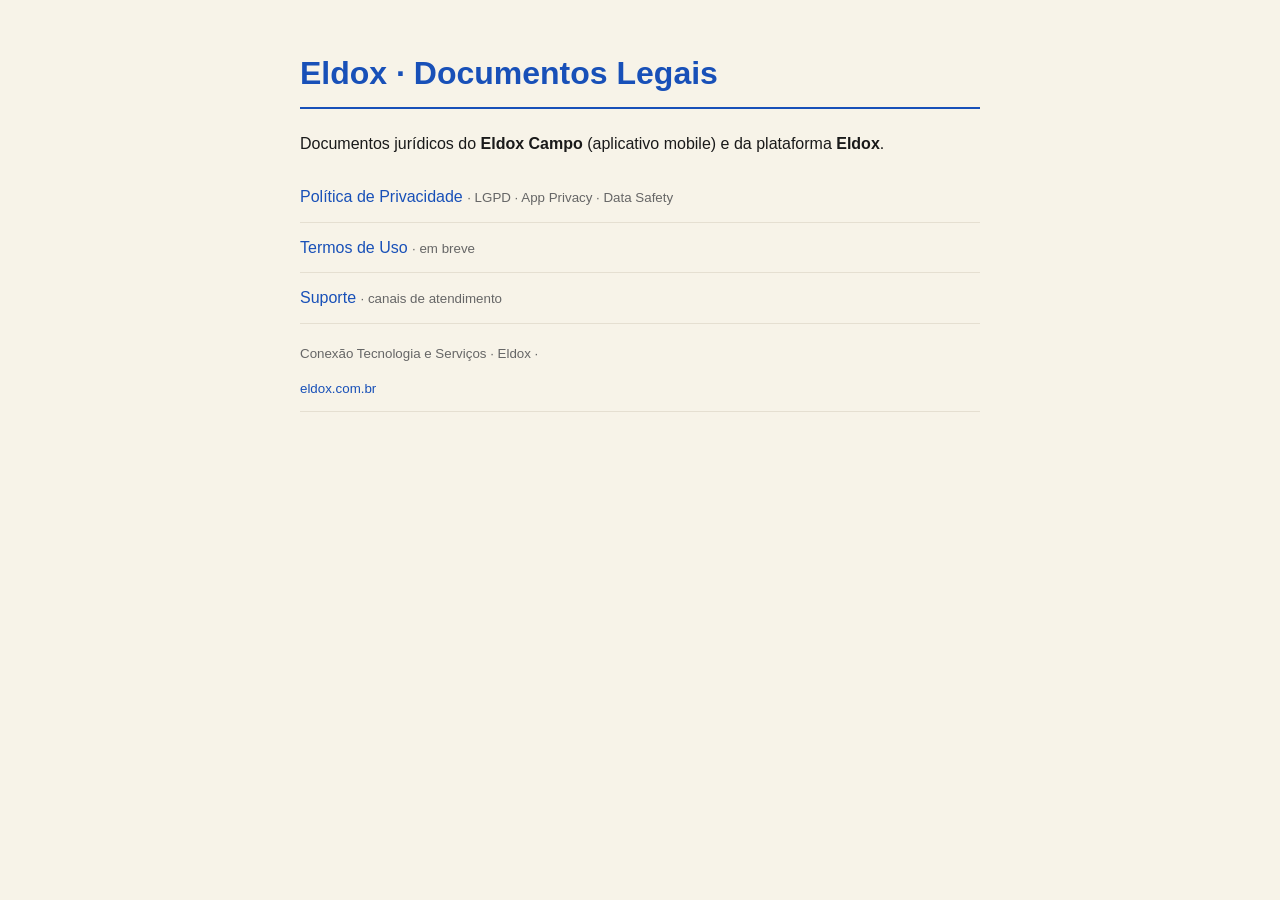
<file: index.html>
<!DOCTYPE html>
<html lang="pt-BR">
<head>
<meta charset="UTF-8">
<title>Eldox · Documentos Legais</title>
<meta name="viewport" content="width=device-width, initial-scale=1.0">
<style>
body{font-family:-apple-system,BlinkMacSystemFont,Segoe UI,sans-serif;max-width:680px;margin:48px auto;padding:0 24px;color:#1a1a1a;background:#F7F3E8;line-height:1.6}
h1{color:#1850B8;border-bottom:2px solid #1850B8;padding-bottom:8px}
a{color:#1850B8;text-decoration:none;display:block;padding:12px 0;border-bottom:1px solid #e5dfd1}
a:hover{background:#fff;padding-left:8px}
small{color:#666}
</style>
</head>
<body>
<h1>Eldox · Documentos Legais</h1>
<p>Documentos jurídicos do <strong>Eldox Campo</strong> (aplicativo mobile) e da plataforma <strong>Eldox</strong>.</p>
<a href="./privacidade.html">Política de Privacidade <small>· LGPD · App Privacy · Data Safety</small></a>
<a href="./termos.html">Termos de Uso <small>· em breve</small></a>
<a href="./suporte.html">Suporte <small>· canais de atendimento</small></a>
<p><small>Conexão Tecnologia e Serviços · Eldox · <a href="https://eldox.com.br">eldox.com.br</a></small></p>
</body>
</html>
</file>
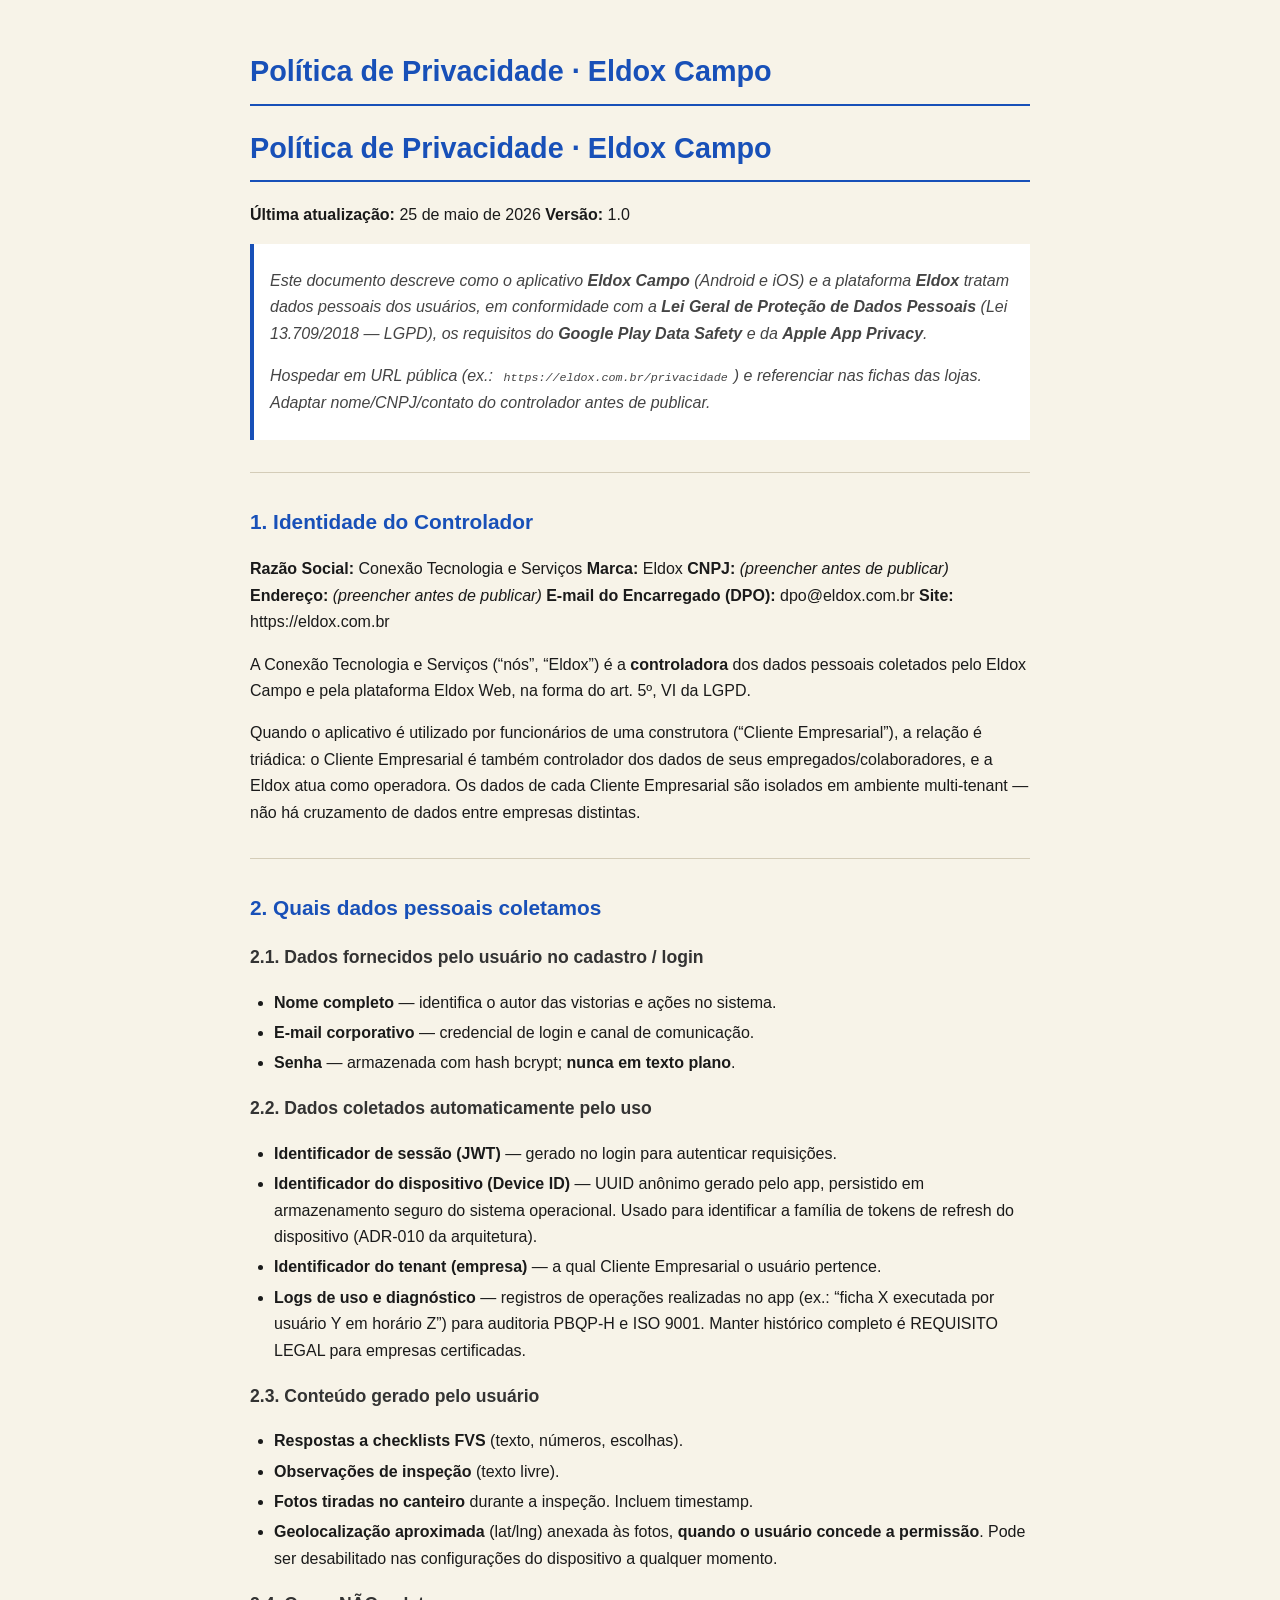
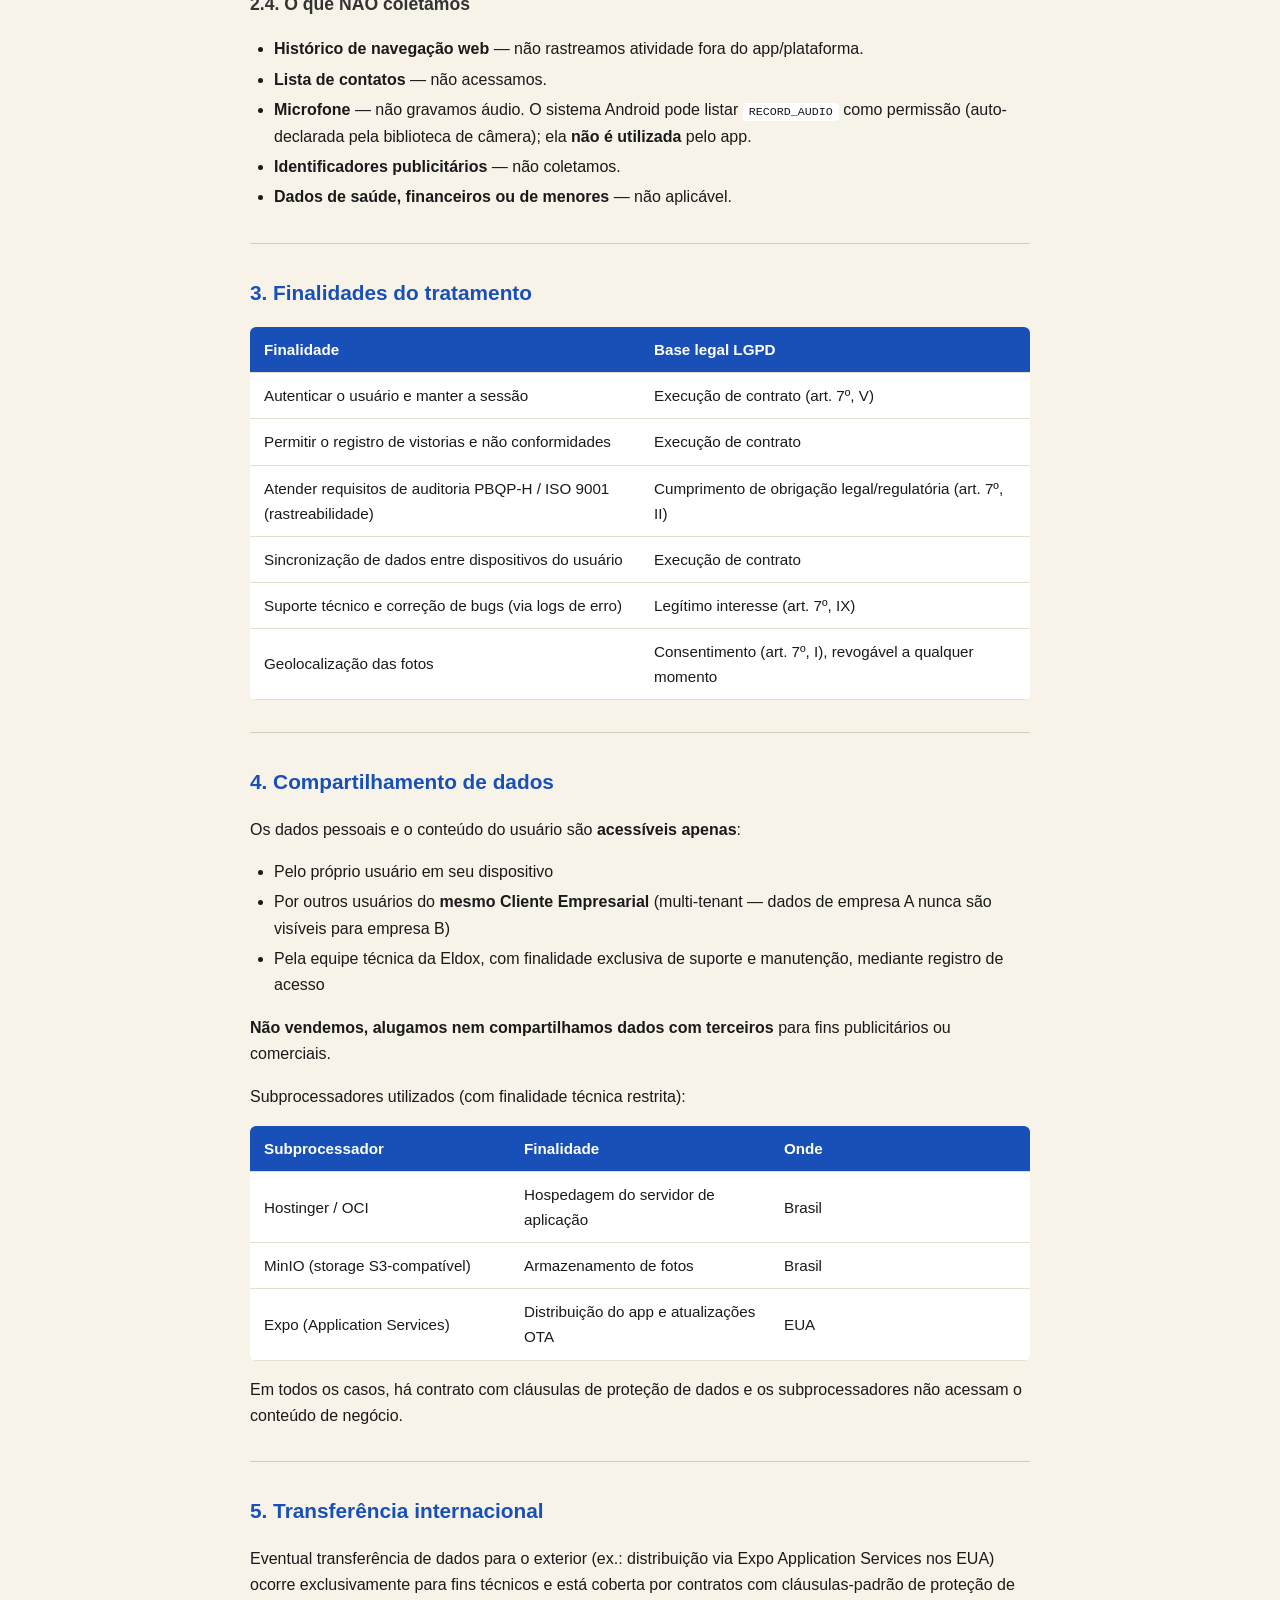
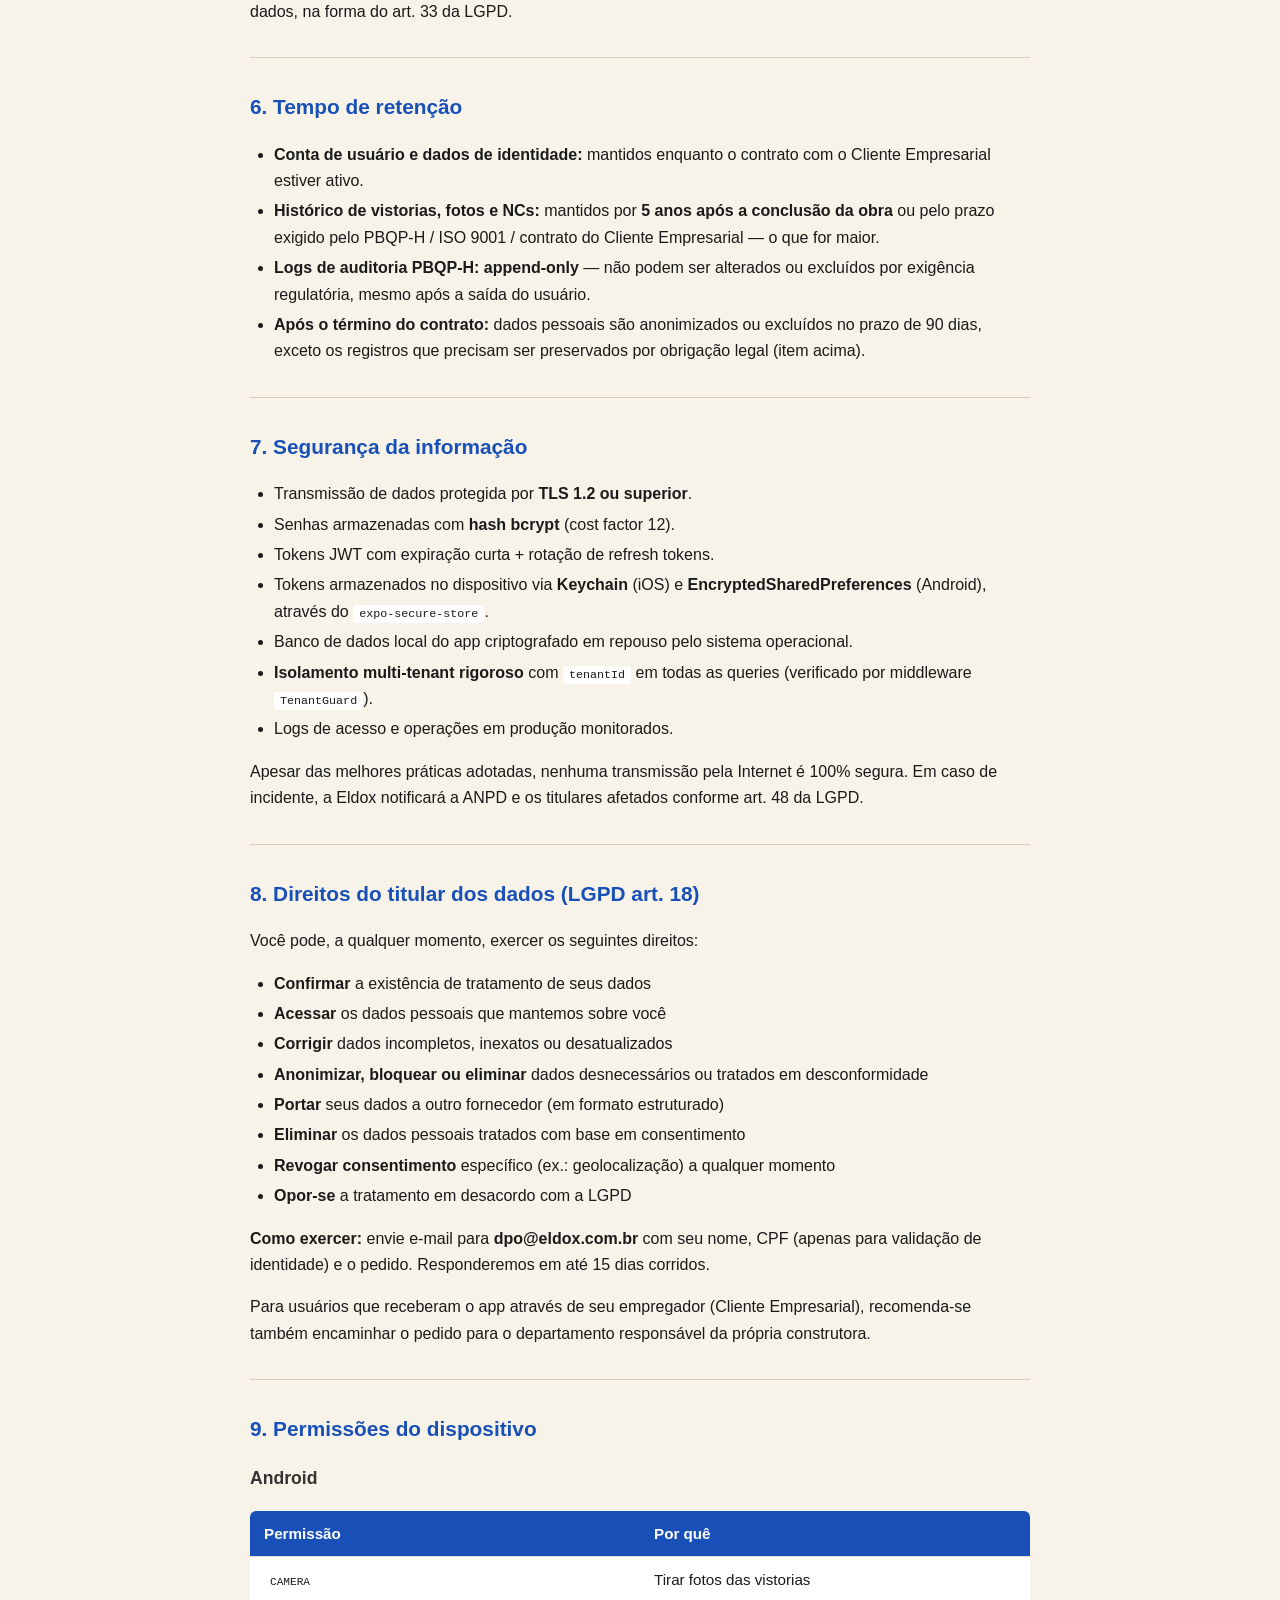
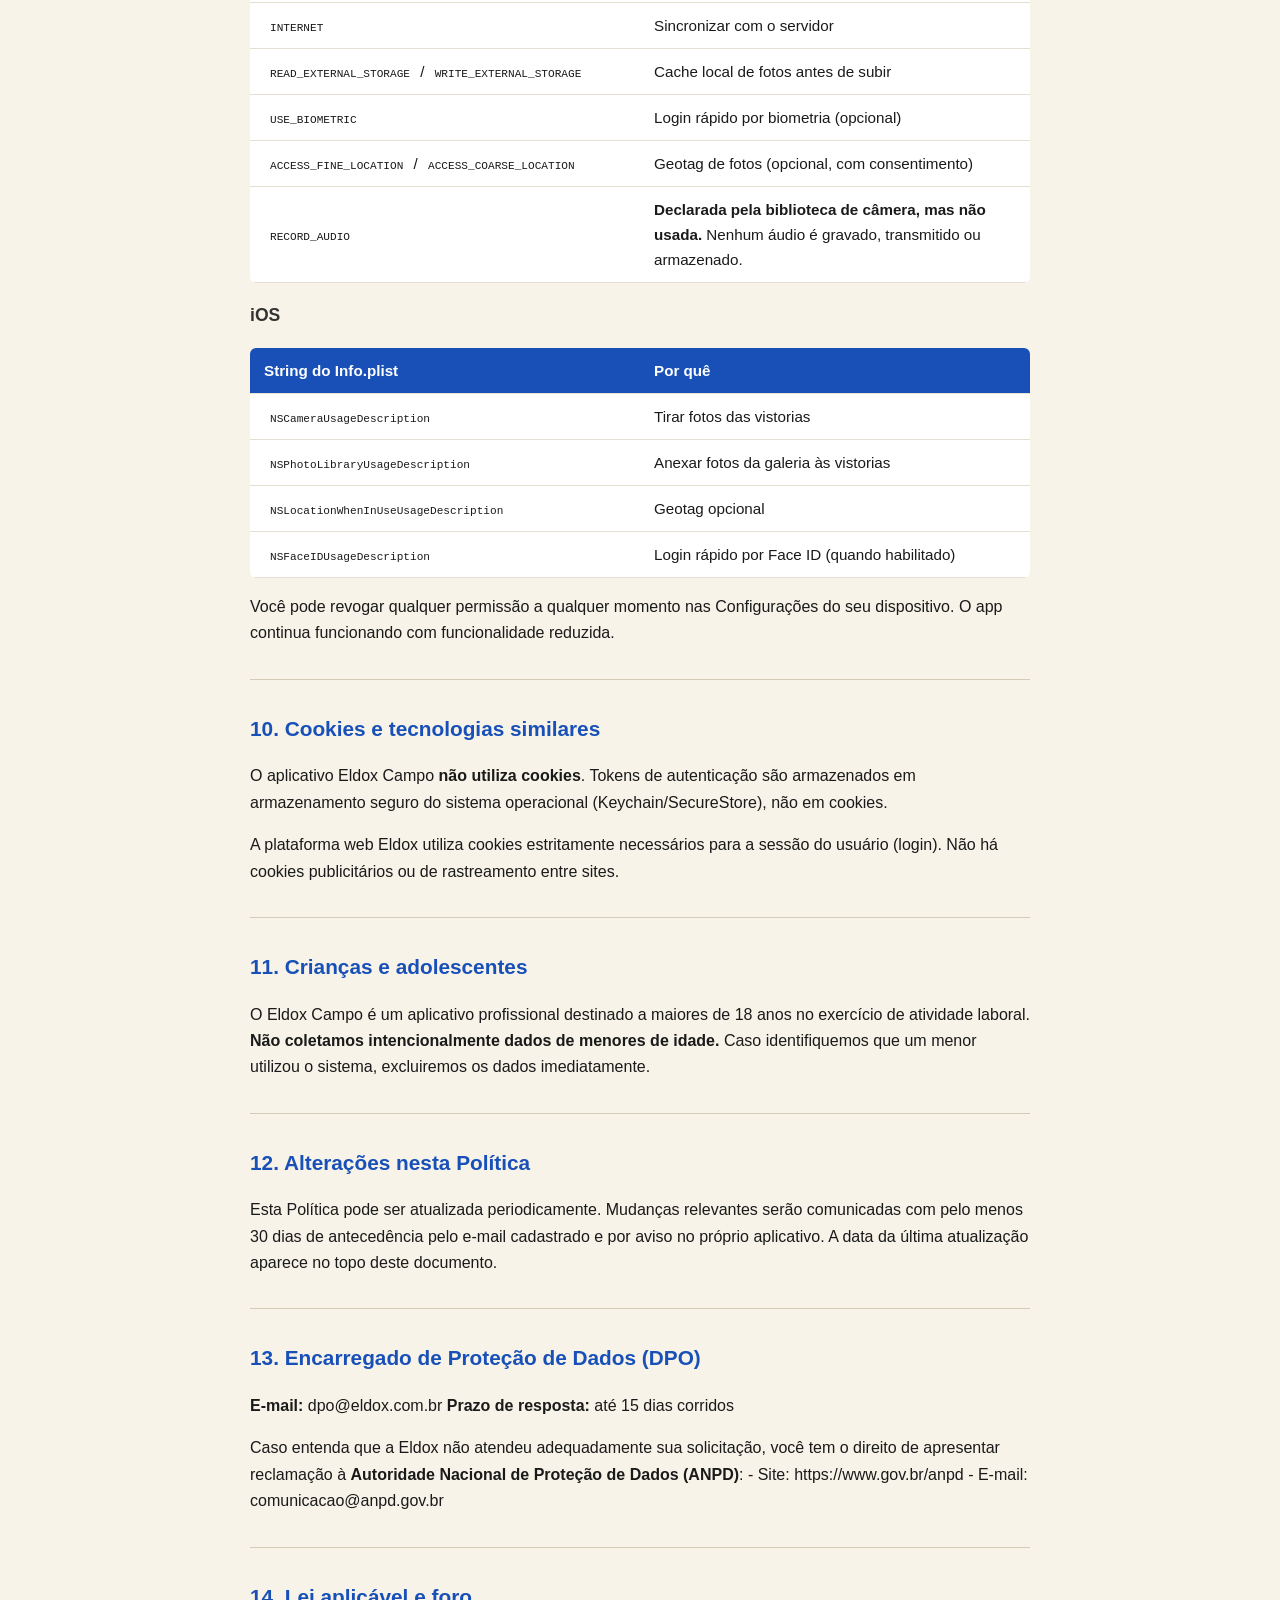
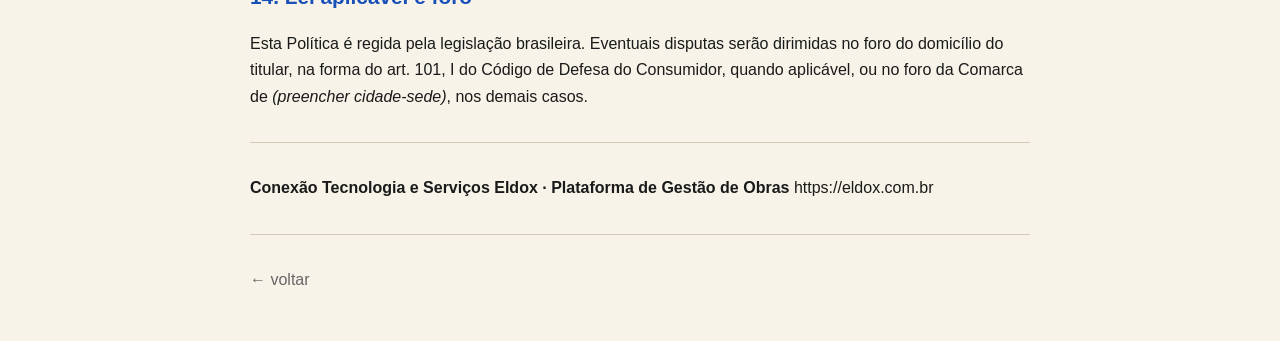
<file: privacidade.html>
<!DOCTYPE html>
<html xmlns="http://www.w3.org/1999/xhtml" lang="pt-BR" xml:lang="pt-BR">
<head>
  <meta charset="utf-8" />
  <meta name="generator" content="pandoc" />
  <meta name="viewport" content="width=device-width, initial-scale=1.0, user-scalable=yes" />
  <title>Política de Privacidade · Eldox Campo</title>
  <style>
    /* Default styles provided by pandoc.
    ** See https://pandoc.org/MANUAL.html#variables-for-html for config info.
    */
    span.smallcaps{font-variant: small-caps;}
    div.columns{display: flex; gap: min(4vw, 1.5em);}
    div.column{flex: auto; overflow-x: auto;}
    div.hanging-indent{margin-left: 1.5em; text-indent: -1.5em;}
    /* The extra [class] is a hack that increases specificity enough to
       override a similar rule in reveal.js */
    ul.task-list[class]{list-style: none;}
    ul.task-list li input[type="checkbox"] {
      font-size: inherit;
      width: 0.8em;
      margin: 0 0.8em 0.2em -1.6em;
      vertical-align: middle;
    }
    .display.math{display: block; text-align: center; margin: 0.5rem auto;}
  </style>
  <link rel="stylesheet" href="_style.css" />
</head>
<body>
<header id="title-block-header">
<h1 class="title">Política de Privacidade · Eldox Campo</h1>
</header>
<h1 id="política-de-privacidade-eldox-campo">Política de Privacidade ·
Eldox Campo</h1>
<p><strong>Última atualização:</strong> 25 de maio de 2026
<strong>Versão:</strong> 1.0</p>
<blockquote>
<p>Este documento descreve como o aplicativo <strong>Eldox
Campo</strong> (Android e iOS) e a plataforma <strong>Eldox</strong>
tratam dados pessoais dos usuários, em conformidade com a <strong>Lei
Geral de Proteção de Dados Pessoais</strong> (Lei 13.709/2018 — LGPD),
os requisitos do <strong>Google Play Data Safety</strong> e da
<strong>Apple App Privacy</strong>.</p>
<p>Hospedar em URL pública (ex.:
<code>https://eldox.com.br/privacidade</code>) e referenciar nas fichas
das lojas. Adaptar nome/CNPJ/contato do controlador antes de
publicar.</p>
</blockquote>
<hr />
<h2 id="identidade-do-controlador">1. Identidade do Controlador</h2>
<p><strong>Razão Social:</strong> Conexão Tecnologia e Serviços
<strong>Marca:</strong> Eldox <strong>CNPJ:</strong> <em>(preencher
antes de publicar)</em> <strong>Endereço:</strong> <em>(preencher antes
de publicar)</em> <strong>E-mail do Encarregado (DPO):</strong>
dpo@eldox.com.br <strong>Site:</strong> https://eldox.com.br</p>
<p>A Conexão Tecnologia e Serviços (“nós”, “Eldox”) é a
<strong>controladora</strong> dos dados pessoais coletados pelo Eldox
Campo e pela plataforma Eldox Web, na forma do art. 5º, VI da LGPD.</p>
<p>Quando o aplicativo é utilizado por funcionários de uma construtora
(“Cliente Empresarial”), a relação é triádica: o Cliente Empresarial é
também controlador dos dados de seus empregados/colaboradores, e a Eldox
atua como operadora. Os dados de cada Cliente Empresarial são isolados
em ambiente multi-tenant — não há cruzamento de dados entre empresas
distintas.</p>
<hr />
<h2 id="quais-dados-pessoais-coletamos">2. Quais dados pessoais
coletamos</h2>
<h3 id="dados-fornecidos-pelo-usuário-no-cadastro-login">2.1. Dados
fornecidos pelo usuário no cadastro / login</h3>
<ul>
<li><strong>Nome completo</strong> — identifica o autor das vistorias e
ações no sistema.</li>
<li><strong>E-mail corporativo</strong> — credencial de login e canal de
comunicação.</li>
<li><strong>Senha</strong> — armazenada com hash bcrypt; <strong>nunca
em texto plano</strong>.</li>
</ul>
<h3 id="dados-coletados-automaticamente-pelo-uso">2.2. Dados coletados
automaticamente pelo uso</h3>
<ul>
<li><strong>Identificador de sessão (JWT)</strong> — gerado no login
para autenticar requisições.</li>
<li><strong>Identificador do dispositivo (Device ID)</strong> — UUID
anônimo gerado pelo app, persistido em armazenamento seguro do sistema
operacional. Usado para identificar a família de tokens de refresh do
dispositivo (ADR-010 da arquitetura).</li>
<li><strong>Identificador do tenant (empresa)</strong> — a qual Cliente
Empresarial o usuário pertence.</li>
<li><strong>Logs de uso e diagnóstico</strong> — registros de operações
realizadas no app (ex.: “ficha X executada por usuário Y em horário Z”)
para auditoria PBQP-H e ISO 9001. Manter histórico completo é REQUISITO
LEGAL para empresas certificadas.</li>
</ul>
<h3 id="conteúdo-gerado-pelo-usuário">2.3. Conteúdo gerado pelo
usuário</h3>
<ul>
<li><strong>Respostas a checklists FVS</strong> (texto, números,
escolhas).</li>
<li><strong>Observações de inspeção</strong> (texto livre).</li>
<li><strong>Fotos tiradas no canteiro</strong> durante a inspeção.
Incluem timestamp.</li>
<li><strong>Geolocalização aproximada</strong> (lat/lng) anexada às
fotos, <strong>quando o usuário concede a permissão</strong>. Pode ser
desabilitado nas configurações do dispositivo a qualquer momento.</li>
</ul>
<h3 id="o-que-não-coletamos">2.4. O que NÃO coletamos</h3>
<ul>
<li><strong>Histórico de navegação web</strong> — não rastreamos
atividade fora do app/plataforma.</li>
<li><strong>Lista de contatos</strong> — não acessamos.</li>
<li><strong>Microfone</strong> — não gravamos áudio. O sistema Android
pode listar <code>RECORD_AUDIO</code> como permissão (auto-declarada
pela biblioteca de câmera); ela <strong>não é utilizada</strong> pelo
app.</li>
<li><strong>Identificadores publicitários</strong> — não coletamos.</li>
<li><strong>Dados de saúde, financeiros ou de menores</strong> — não
aplicável.</li>
</ul>
<hr />
<h2 id="finalidades-do-tratamento">3. Finalidades do tratamento</h2>
<table>
<colgroup>
<col style="width: 50%" />
<col style="width: 50%" />
</colgroup>
<thead>
<tr>
<th>Finalidade</th>
<th>Base legal LGPD</th>
</tr>
</thead>
<tbody>
<tr>
<td>Autenticar o usuário e manter a sessão</td>
<td>Execução de contrato (art. 7º, V)</td>
</tr>
<tr>
<td>Permitir o registro de vistorias e não conformidades</td>
<td>Execução de contrato</td>
</tr>
<tr>
<td>Atender requisitos de auditoria PBQP-H / ISO 9001
(rastreabilidade)</td>
<td>Cumprimento de obrigação legal/regulatória (art. 7º, II)</td>
</tr>
<tr>
<td>Sincronização de dados entre dispositivos do usuário</td>
<td>Execução de contrato</td>
</tr>
<tr>
<td>Suporte técnico e correção de bugs (via logs de erro)</td>
<td>Legítimo interesse (art. 7º, IX)</td>
</tr>
<tr>
<td>Geolocalização das fotos</td>
<td>Consentimento (art. 7º, I), revogável a qualquer momento</td>
</tr>
</tbody>
</table>
<hr />
<h2 id="compartilhamento-de-dados">4. Compartilhamento de dados</h2>
<p>Os dados pessoais e o conteúdo do usuário são <strong>acessíveis
apenas</strong>:</p>
<ul>
<li>Pelo próprio usuário em seu dispositivo</li>
<li>Por outros usuários do <strong>mesmo Cliente Empresarial</strong>
(multi-tenant — dados de empresa A nunca são visíveis para empresa
B)</li>
<li>Pela equipe técnica da Eldox, com finalidade exclusiva de suporte e
manutenção, mediante registro de acesso</li>
</ul>
<p><strong>Não vendemos, alugamos nem compartilhamos dados com
terceiros</strong> para fins publicitários ou comerciais.</p>
<p>Subprocessadores utilizados (com finalidade técnica restrita):</p>
<table>
<colgroup>
<col style="width: 33%" />
<col style="width: 33%" />
<col style="width: 33%" />
</colgroup>
<thead>
<tr>
<th>Subprocessador</th>
<th>Finalidade</th>
<th>Onde</th>
</tr>
</thead>
<tbody>
<tr>
<td>Hostinger / OCI</td>
<td>Hospedagem do servidor de aplicação</td>
<td>Brasil</td>
</tr>
<tr>
<td>MinIO (storage S3-compatível)</td>
<td>Armazenamento de fotos</td>
<td>Brasil</td>
</tr>
<tr>
<td>Expo (Application Services)</td>
<td>Distribuição do app e atualizações OTA</td>
<td>EUA</td>
</tr>
</tbody>
</table>
<p>Em todos os casos, há contrato com cláusulas de proteção de dados e
os subprocessadores não acessam o conteúdo de negócio.</p>
<hr />
<h2 id="transferência-internacional">5. Transferência internacional</h2>
<p>Eventual transferência de dados para o exterior (ex.: distribuição
via Expo Application Services nos EUA) ocorre exclusivamente para fins
técnicos e está coberta por contratos com cláusulas-padrão de proteção
de dados, na forma do art. 33 da LGPD.</p>
<hr />
<h2 id="tempo-de-retenção">6. Tempo de retenção</h2>
<ul>
<li><strong>Conta de usuário e dados de identidade:</strong> mantidos
enquanto o contrato com o Cliente Empresarial estiver ativo.</li>
<li><strong>Histórico de vistorias, fotos e NCs:</strong> mantidos por
<strong>5 anos após a conclusão da obra</strong> ou pelo prazo exigido
pelo PBQP-H / ISO 9001 / contrato do Cliente Empresarial — o que for
maior.</li>
<li><strong>Logs de auditoria PBQP-H:</strong>
<strong>append-only</strong> — não podem ser alterados ou excluídos por
exigência regulatória, mesmo após a saída do usuário.</li>
<li><strong>Após o término do contrato:</strong> dados pessoais são
anonimizados ou excluídos no prazo de 90 dias, exceto os registros que
precisam ser preservados por obrigação legal (item acima).</li>
</ul>
<hr />
<h2 id="segurança-da-informação">7. Segurança da informação</h2>
<ul>
<li>Transmissão de dados protegida por <strong>TLS 1.2 ou
superior</strong>.</li>
<li>Senhas armazenadas com <strong>hash bcrypt</strong> (cost factor
12).</li>
<li>Tokens JWT com expiração curta + rotação de refresh tokens.</li>
<li>Tokens armazenados no dispositivo via <strong>Keychain</strong>
(iOS) e <strong>EncryptedSharedPreferences</strong> (Android), através
do <code>expo-secure-store</code>.</li>
<li>Banco de dados local do app criptografado em repouso pelo sistema
operacional.</li>
<li><strong>Isolamento multi-tenant rigoroso</strong> com
<code>tenantId</code> em todas as queries (verificado por middleware
<code>TenantGuard</code>).</li>
<li>Logs de acesso e operações em produção monitorados.</li>
</ul>
<p>Apesar das melhores práticas adotadas, nenhuma transmissão pela
Internet é 100% segura. Em caso de incidente, a Eldox notificará a ANPD
e os titulares afetados conforme art. 48 da LGPD.</p>
<hr />
<h2 id="direitos-do-titular-dos-dados-lgpd-art.-18">8. Direitos do
titular dos dados (LGPD art. 18)</h2>
<p>Você pode, a qualquer momento, exercer os seguintes direitos:</p>
<ul>
<li><strong>Confirmar</strong> a existência de tratamento de seus
dados</li>
<li><strong>Acessar</strong> os dados pessoais que mantemos sobre
você</li>
<li><strong>Corrigir</strong> dados incompletos, inexatos ou
desatualizados</li>
<li><strong>Anonimizar, bloquear ou eliminar</strong> dados
desnecessários ou tratados em desconformidade</li>
<li><strong>Portar</strong> seus dados a outro fornecedor (em formato
estruturado)</li>
<li><strong>Eliminar</strong> os dados pessoais tratados com base em
consentimento</li>
<li><strong>Revogar consentimento</strong> específico (ex.:
geolocalização) a qualquer momento</li>
<li><strong>Opor-se</strong> a tratamento em desacordo com a LGPD</li>
</ul>
<p><strong>Como exercer:</strong> envie e-mail para
<strong>dpo@eldox.com.br</strong> com seu nome, CPF (apenas para
validação de identidade) e o pedido. Responderemos em até 15 dias
corridos.</p>
<p>Para usuários que receberam o app através de seu empregador (Cliente
Empresarial), recomenda-se também encaminhar o pedido para o
departamento responsável da própria construtora.</p>
<hr />
<h2 id="permissões-do-dispositivo">9. Permissões do dispositivo</h2>
<h3 id="android">Android</h3>
<table>
<colgroup>
<col style="width: 50%" />
<col style="width: 50%" />
</colgroup>
<thead>
<tr>
<th>Permissão</th>
<th>Por quê</th>
</tr>
</thead>
<tbody>
<tr>
<td><code>CAMERA</code></td>
<td>Tirar fotos das vistorias</td>
</tr>
<tr>
<td><code>INTERNET</code></td>
<td>Sincronizar com o servidor</td>
</tr>
<tr>
<td><code>READ_EXTERNAL_STORAGE</code> /
<code>WRITE_EXTERNAL_STORAGE</code></td>
<td>Cache local de fotos antes de subir</td>
</tr>
<tr>
<td><code>USE_BIOMETRIC</code></td>
<td>Login rápido por biometria (opcional)</td>
</tr>
<tr>
<td><code>ACCESS_FINE_LOCATION</code> /
<code>ACCESS_COARSE_LOCATION</code></td>
<td>Geotag de fotos (opcional, com consentimento)</td>
</tr>
<tr>
<td><code>RECORD_AUDIO</code></td>
<td><strong>Declarada pela biblioteca de câmera, mas não usada.</strong>
Nenhum áudio é gravado, transmitido ou armazenado.</td>
</tr>
</tbody>
</table>
<h3 id="ios">iOS</h3>
<table>
<colgroup>
<col style="width: 50%" />
<col style="width: 50%" />
</colgroup>
<thead>
<tr>
<th>String do Info.plist</th>
<th>Por quê</th>
</tr>
</thead>
<tbody>
<tr>
<td><code>NSCameraUsageDescription</code></td>
<td>Tirar fotos das vistorias</td>
</tr>
<tr>
<td><code>NSPhotoLibraryUsageDescription</code></td>
<td>Anexar fotos da galeria às vistorias</td>
</tr>
<tr>
<td><code>NSLocationWhenInUseUsageDescription</code></td>
<td>Geotag opcional</td>
</tr>
<tr>
<td><code>NSFaceIDUsageDescription</code></td>
<td>Login rápido por Face ID (quando habilitado)</td>
</tr>
</tbody>
</table>
<p>Você pode revogar qualquer permissão a qualquer momento nas
Configurações do seu dispositivo. O app continua funcionando com
funcionalidade reduzida.</p>
<hr />
<h2 id="cookies-e-tecnologias-similares">10. Cookies e tecnologias
similares</h2>
<p>O aplicativo Eldox Campo <strong>não utiliza cookies</strong>. Tokens
de autenticação são armazenados em armazenamento seguro do sistema
operacional (Keychain/SecureStore), não em cookies.</p>
<p>A plataforma web Eldox utiliza cookies estritamente necessários para
a sessão do usuário (login). Não há cookies publicitários ou de
rastreamento entre sites.</p>
<hr />
<h2 id="crianças-e-adolescentes">11. Crianças e adolescentes</h2>
<p>O Eldox Campo é um aplicativo profissional destinado a maiores de 18
anos no exercício de atividade laboral. <strong>Não coletamos
intencionalmente dados de menores de idade.</strong> Caso identifiquemos
que um menor utilizou o sistema, excluiremos os dados imediatamente.</p>
<hr />
<h2 id="alterações-nesta-política">12. Alterações nesta Política</h2>
<p>Esta Política pode ser atualizada periodicamente. Mudanças relevantes
serão comunicadas com pelo menos 30 dias de antecedência pelo e-mail
cadastrado e por aviso no próprio aplicativo. A data da última
atualização aparece no topo deste documento.</p>
<hr />
<h2 id="encarregado-de-proteção-de-dados-dpo">13. Encarregado de
Proteção de Dados (DPO)</h2>
<p><strong>E-mail:</strong> dpo@eldox.com.br <strong>Prazo de
resposta:</strong> até 15 dias corridos</p>
<p>Caso entenda que a Eldox não atendeu adequadamente sua solicitação,
você tem o direito de apresentar reclamação à <strong>Autoridade
Nacional de Proteção de Dados (ANPD)</strong>: - Site:
https://www.gov.br/anpd - E-mail: comunicacao@anpd.gov.br</p>
<hr />
<h2 id="lei-aplicável-e-foro">14. Lei aplicável e foro</h2>
<p>Esta Política é regida pela legislação brasileira. Eventuais disputas
serão dirimidas no foro do domicílio do titular, na forma do art. 101, I
do Código de Defesa do Consumidor, quando aplicável, ou no foro da
Comarca de <em>(preencher cidade-sede)</em>, nos demais casos.</p>
<hr />
<p><strong>Conexão Tecnologia e Serviços</strong> <strong>Eldox ·
Plataforma de Gestão de Obras</strong> https://eldox.com.br</p>
<hr><a style="color:#666;text-decoration:none" href="./">← voltar</a></body>
</html>
</file>
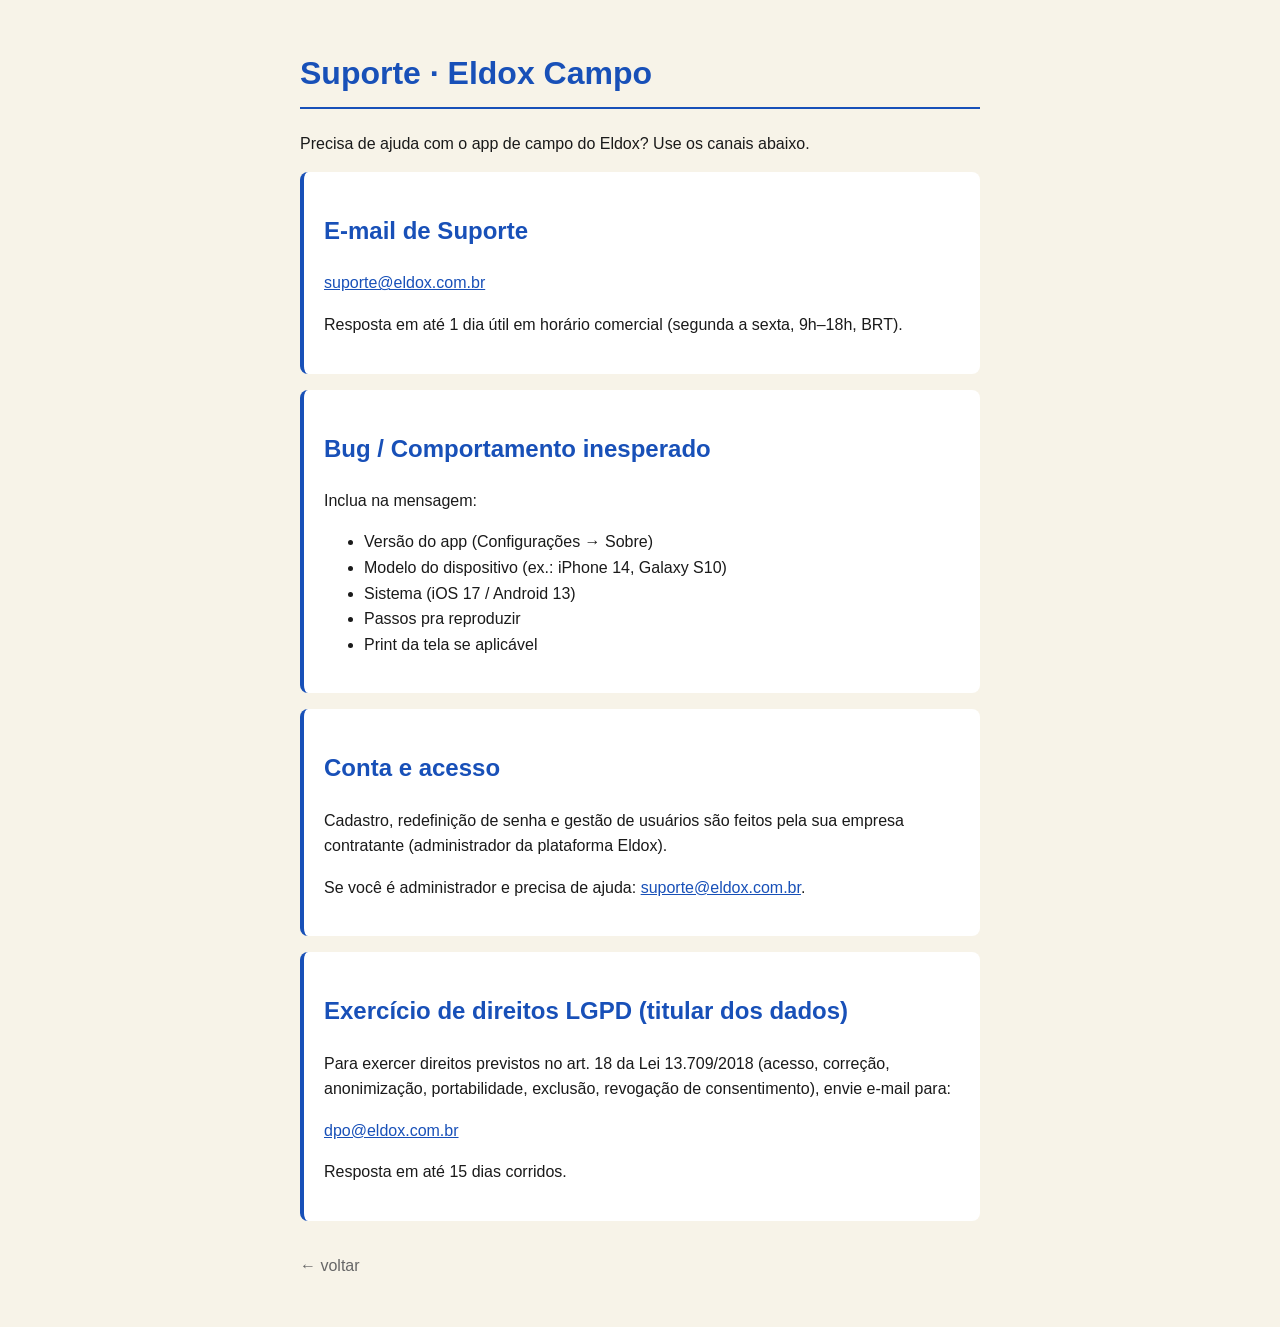
<file: suporte.html>
<!DOCTYPE html>
<html lang="pt-BR">
<head>
<meta charset="UTF-8">
<title>Suporte · Eldox Campo</title>
<meta name="viewport" content="width=device-width, initial-scale=1.0">
<style>
body{font-family:-apple-system,BlinkMacSystemFont,Segoe UI,sans-serif;max-width:680px;margin:48px auto;padding:0 24px;color:#1a1a1a;background:#F7F3E8;line-height:1.6}
h1,h2{color:#1850B8}
h1{border-bottom:2px solid #1850B8;padding-bottom:8px}
a{color:#1850B8}
.card{background:#fff;padding:20px;border-radius:8px;margin:16px 0;border-left:4px solid #1850B8}
.back{margin-top:32px;display:block;color:#666;text-decoration:none}
</style>
</head>
<body>
<h1>Suporte · Eldox Campo</h1>
<p>Precisa de ajuda com o app de campo do Eldox? Use os canais abaixo.</p>

<div class="card">
<h2>E-mail de Suporte</h2>
<p><a href="mailto:suporte@eldox.com.br">suporte@eldox.com.br</a></p>
<p>Resposta em até 1 dia útil em horário comercial (segunda a sexta, 9h–18h, BRT).</p>
</div>

<div class="card">
<h2>Bug / Comportamento inesperado</h2>
<p>Inclua na mensagem:</p>
<ul>
<li>Versão do app (Configurações → Sobre)</li>
<li>Modelo do dispositivo (ex.: iPhone 14, Galaxy S10)</li>
<li>Sistema (iOS 17 / Android 13)</li>
<li>Passos pra reproduzir</li>
<li>Print da tela se aplicável</li>
</ul>
</div>

<div class="card">
<h2>Conta e acesso</h2>
<p>Cadastro, redefinição de senha e gestão de usuários são feitos pela sua empresa contratante (administrador da plataforma Eldox).</p>
<p>Se você é administrador e precisa de ajuda: <a href="mailto:suporte@eldox.com.br">suporte@eldox.com.br</a>.</p>
</div>

<div class="card">
<h2>Exercício de direitos LGPD (titular dos dados)</h2>
<p>Para exercer direitos previstos no art. 18 da Lei 13.709/2018 (acesso, correção, anonimização, portabilidade, exclusão, revogação de consentimento), envie e-mail para:</p>
<p><a href="mailto:dpo@eldox.com.br">dpo@eldox.com.br</a></p>
<p>Resposta em até 15 dias corridos.</p>
</div>

<a class="back" href="./">← voltar</a>
</body>
</html>
</file>
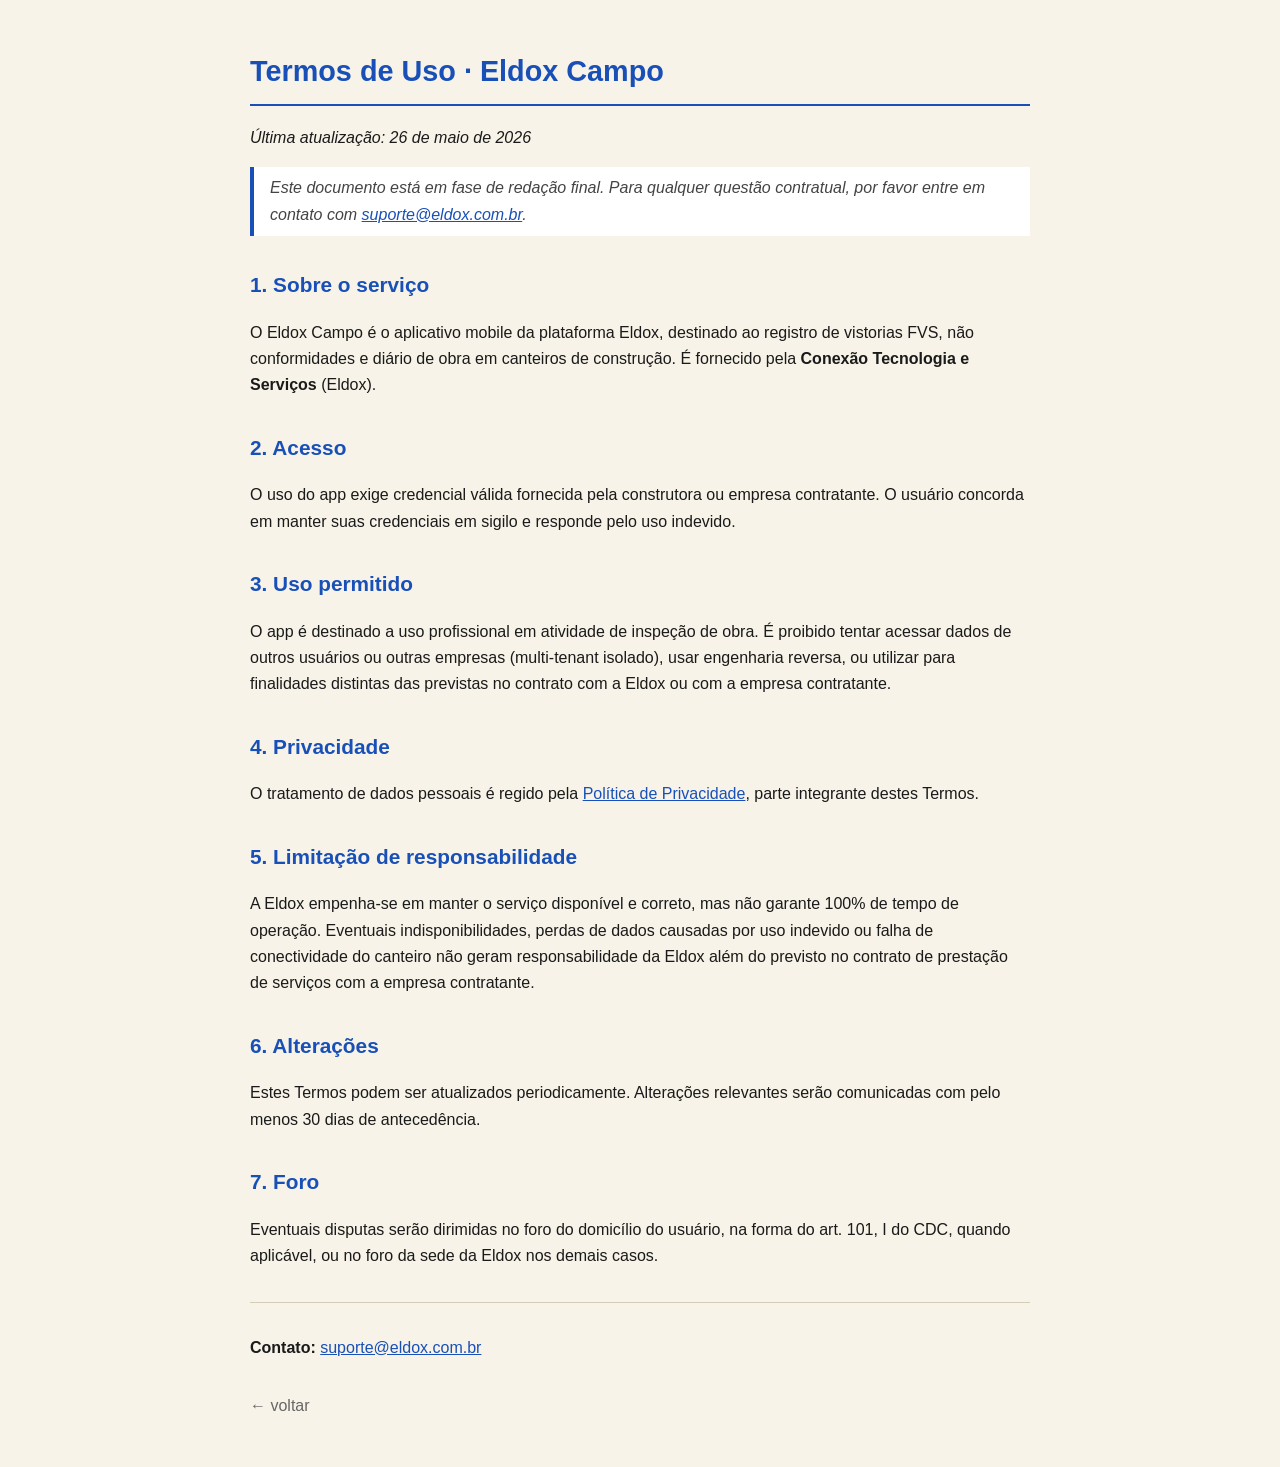
<file: termos.html>
<!DOCTYPE html>
<html lang="pt-BR">
<head>
<meta charset="UTF-8">
<title>Termos de Uso · Eldox</title>
<meta name="viewport" content="width=device-width, initial-scale=1.0">
<link rel="stylesheet" href="_style.css">
</head>
<body>
<h1>Termos de Uso · Eldox Campo</h1>
<p><em>Última atualização: 26 de maio de 2026</em></p>

<blockquote>
Este documento está em fase de redação final. Para qualquer questão contratual, por favor entre em contato com <a href="mailto:suporte@eldox.com.br">suporte@eldox.com.br</a>.
</blockquote>

<h2>1. Sobre o serviço</h2>
<p>O Eldox Campo é o aplicativo mobile da plataforma Eldox, destinado ao registro de vistorias FVS, não conformidades e diário de obra em canteiros de construção. É fornecido pela <strong>Conexão Tecnologia e Serviços</strong> (Eldox).</p>

<h2>2. Acesso</h2>
<p>O uso do app exige credencial válida fornecida pela construtora ou empresa contratante. O usuário concorda em manter suas credenciais em sigilo e responde pelo uso indevido.</p>

<h2>3. Uso permitido</h2>
<p>O app é destinado a uso profissional em atividade de inspeção de obra. É proibido tentar acessar dados de outros usuários ou outras empresas (multi-tenant isolado), usar engenharia reversa, ou utilizar para finalidades distintas das previstas no contrato com a Eldox ou com a empresa contratante.</p>

<h2>4. Privacidade</h2>
<p>O tratamento de dados pessoais é regido pela <a href="./privacidade.html">Política de Privacidade</a>, parte integrante destes Termos.</p>

<h2>5. Limitação de responsabilidade</h2>
<p>A Eldox empenha-se em manter o serviço disponível e correto, mas não garante 100% de tempo de operação. Eventuais indisponibilidades, perdas de dados causadas por uso indevido ou falha de conectividade do canteiro não geram responsabilidade da Eldox além do previsto no contrato de prestação de serviços com a empresa contratante.</p>

<h2>6. Alterações</h2>
<p>Estes Termos podem ser atualizados periodicamente. Alterações relevantes serão comunicadas com pelo menos 30 dias de antecedência.</p>

<h2>7. Foro</h2>
<p>Eventuais disputas serão dirimidas no foro do domicílio do usuário, na forma do art. 101, I do CDC, quando aplicável, ou no foro da sede da Eldox nos demais casos.</p>

<hr>
<p><strong>Contato:</strong> <a href="mailto:suporte@eldox.com.br">suporte@eldox.com.br</a></p>

<a class="back" href="./">← voltar</a>
</body>
</html>
</file>
<file: _style.css>
body{font-family:-apple-system,BlinkMacSystemFont,Segoe UI,sans-serif;max-width:780px;margin:48px auto;padding:0 24px;color:#1a1a1a;background:#F7F3E8;line-height:1.65}
h1{color:#1850B8;border-bottom:2px solid #1850B8;padding-bottom:8px;font-size:1.8em}
h2{color:#1850B8;margin-top:32px;font-size:1.3em}
h3{color:#333;font-size:1.1em}
a{color:#1850B8}
table{border-collapse:collapse;width:100%;margin:16px 0;background:#fff;border-radius:6px;overflow:hidden}
th,td{padding:10px 14px;text-align:left;border-bottom:1px solid #e5dfd1;font-size:.95em}
th{background:#1850B8;color:#fff}
blockquote{border-left:4px solid #1850B8;padding:8px 16px;margin:16px 0;background:#fff;color:#444;font-style:italic}
code{background:#fff;padding:2px 6px;border-radius:3px;font-size:.9em}
ul,ol{padding-left:24px}
li{margin:4px 0}
hr{border:none;border-top:1px solid #d4ccb8;margin:32px 0}
.back{margin-top:32px;display:block;color:#666;text-decoration:none}
</file>
